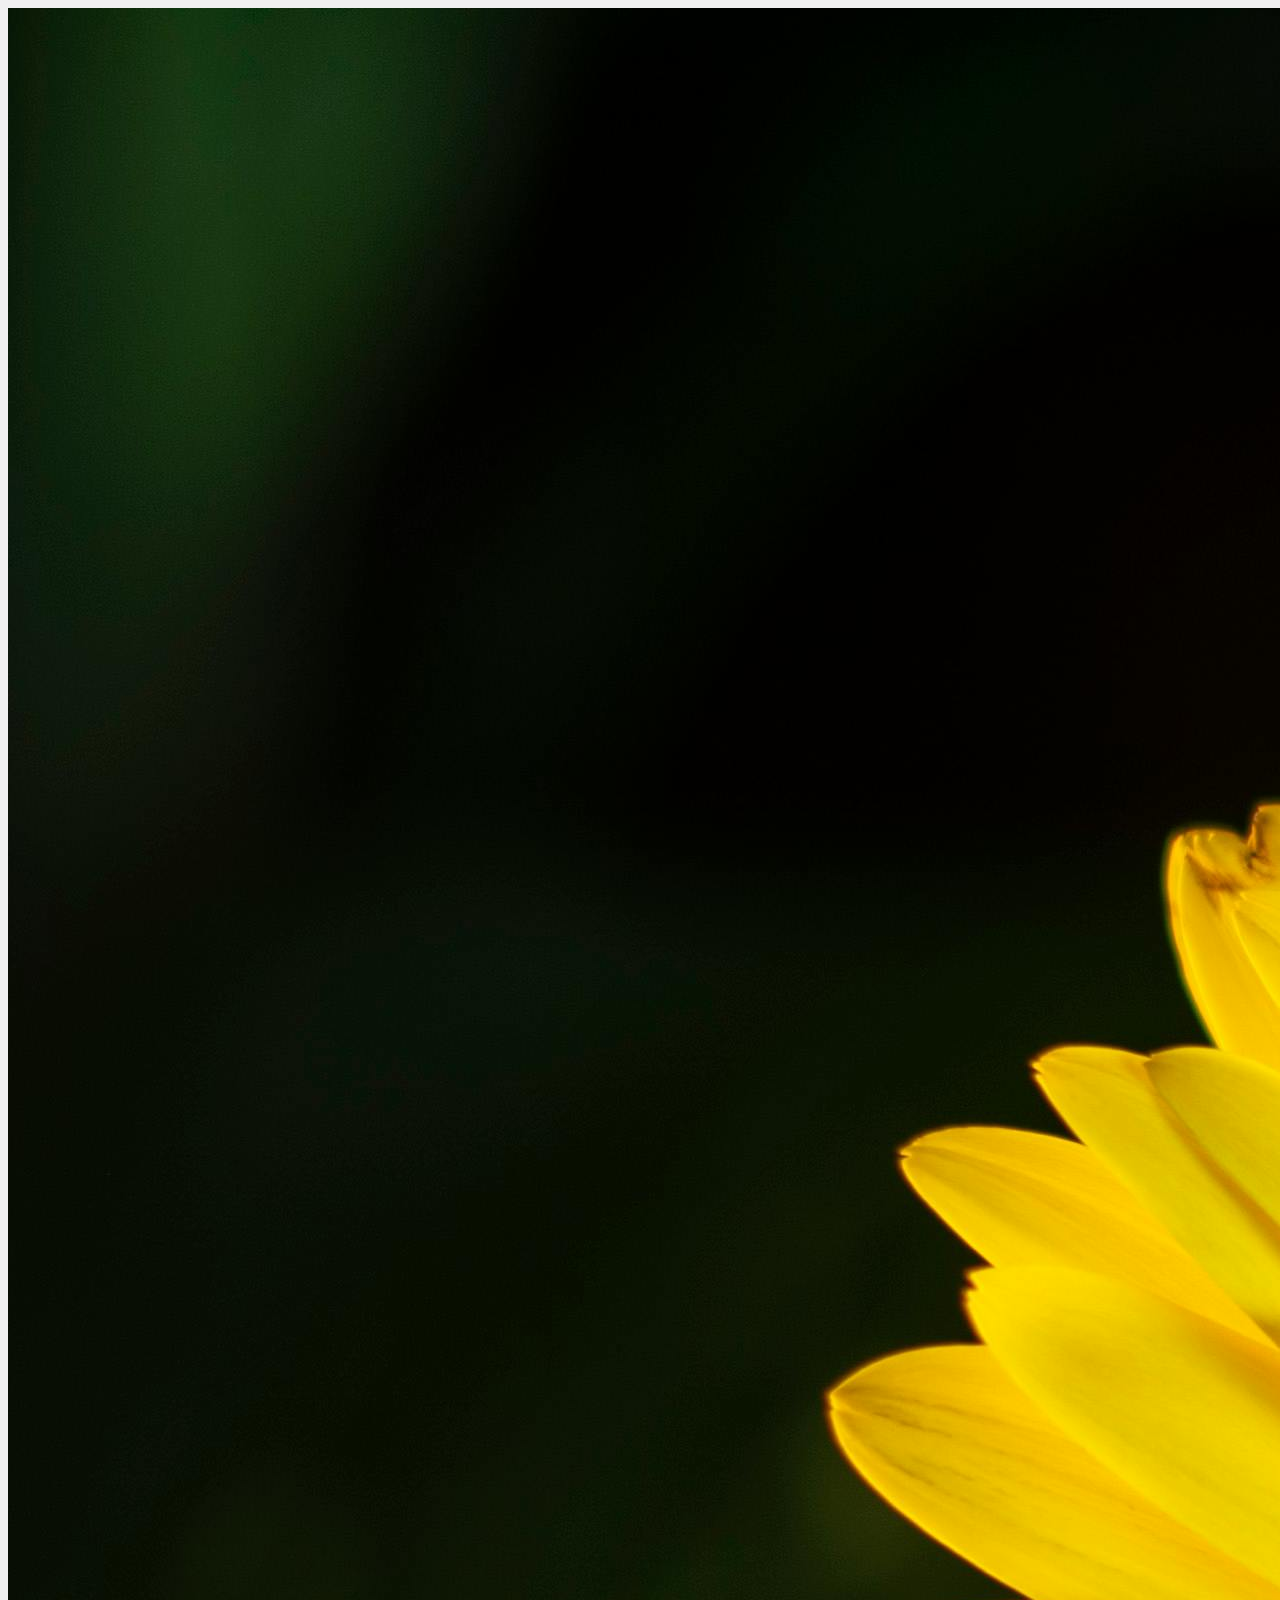
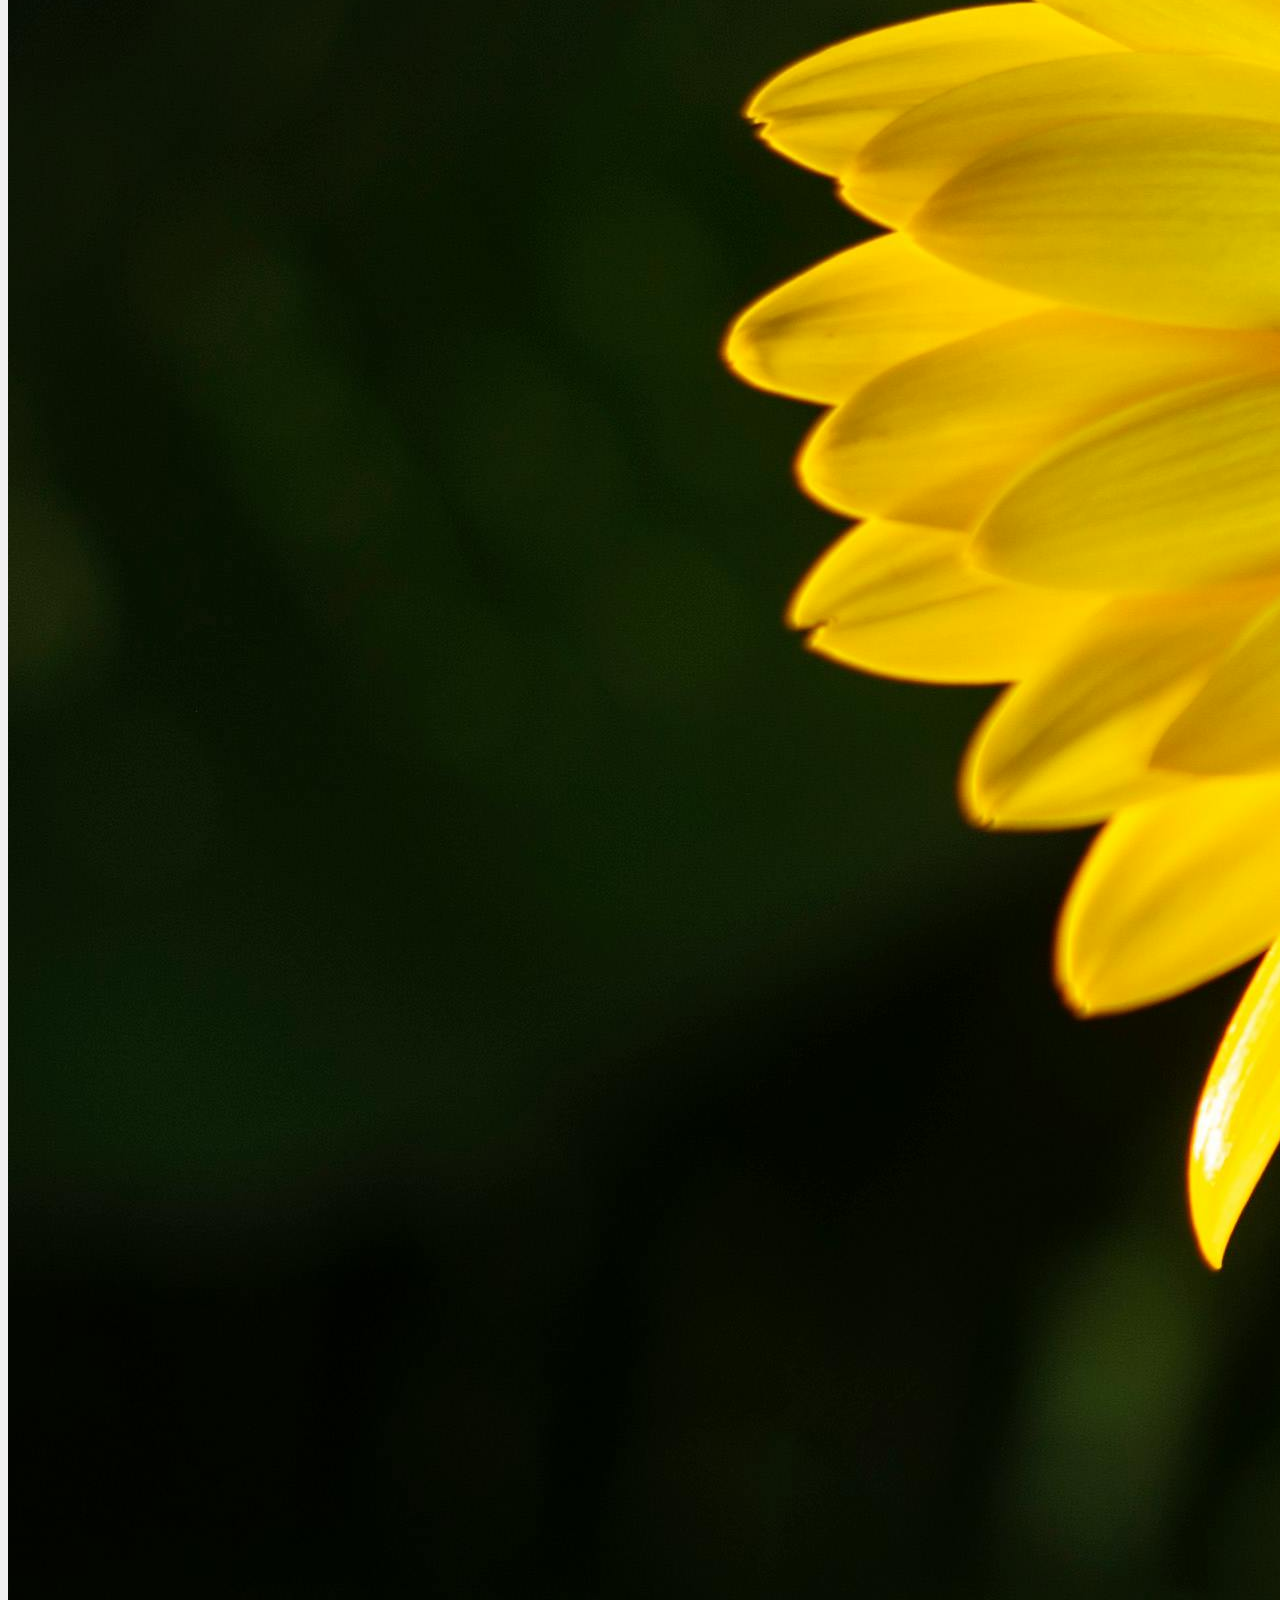
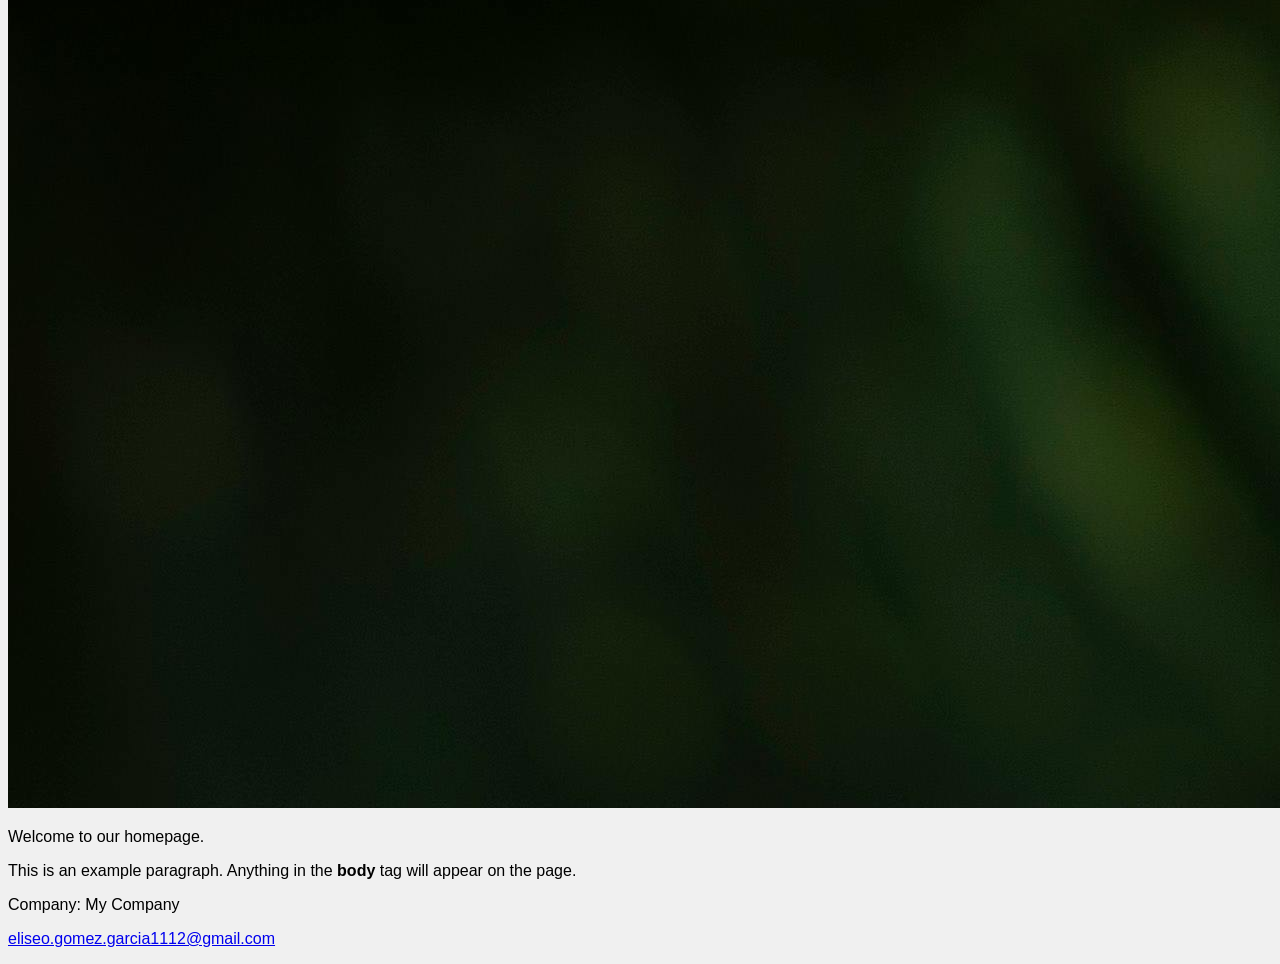
<file: index.html>
<!doctype html>
<html>
<head>
  <title>This is the title of the webpage!</title>
  <link rel="stylesheet" type="text/css" href="styles.css">
  <img src="picture.jpg" alt="Image description">

</head>
<body>
  <p>Welcome to our homepage.</p>
  <p>This is an example paragraph. Anything in the <strong>body</strong> tag will appear on the page.</p>
</body>
<footer>
  <p>Company: My Company</p>
  <p><a href="eliseo.gomez.garcia1112@gmail.com">eliseo.gomez.garcia1112@gmail.com</a></p>
</footer>
</html>
</file>
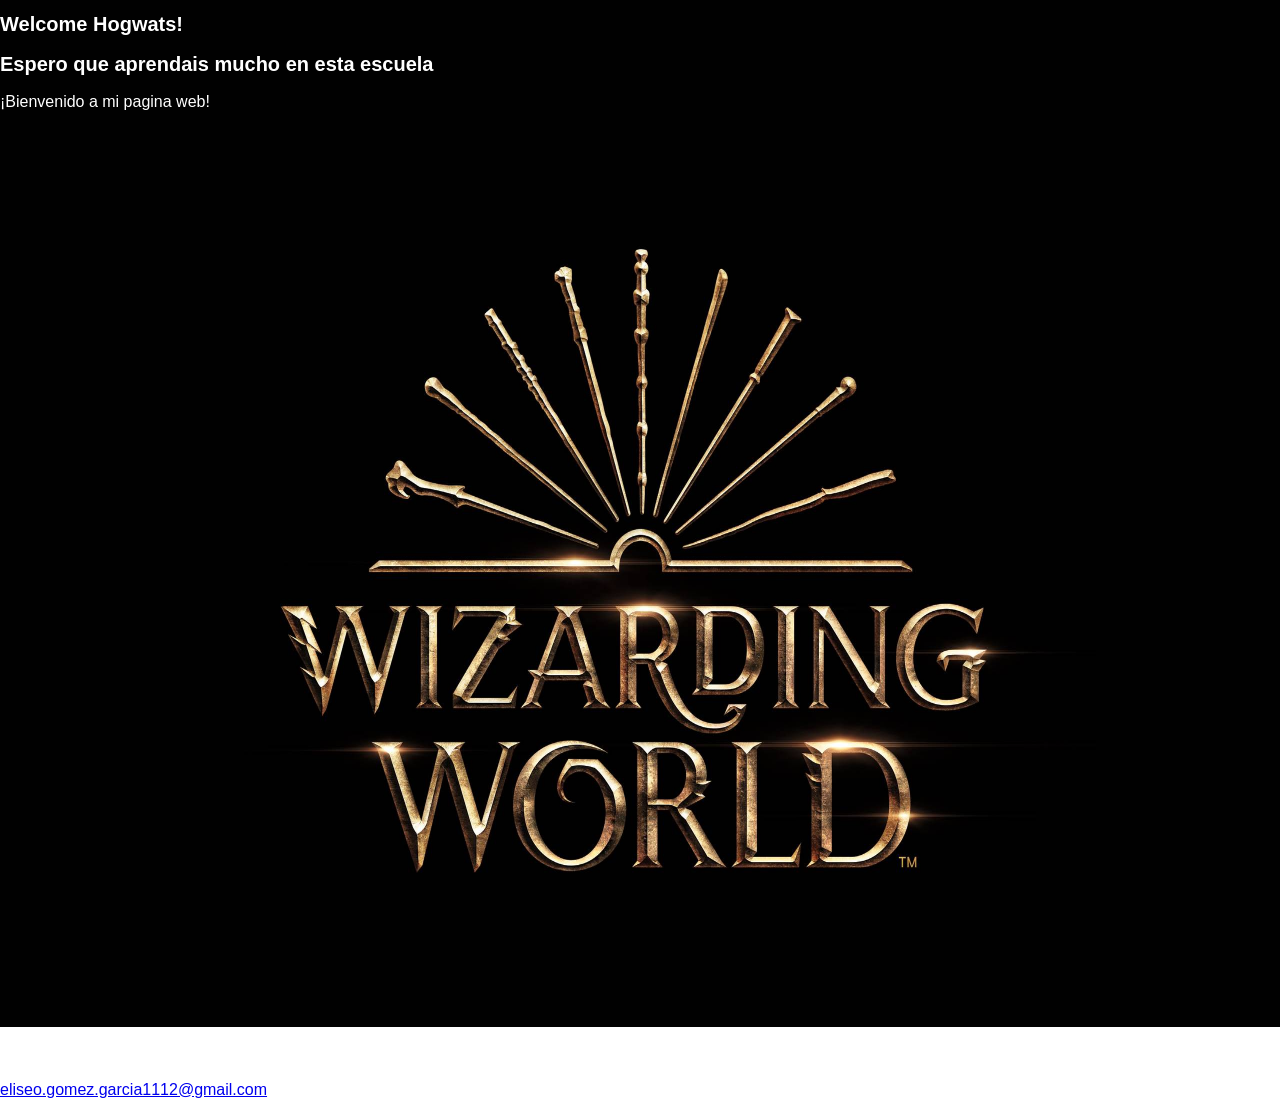
<file: Desktop/Exercise_Unit5_website/index1.html>
<!doctype html>
<html lang="en">
<head>
    <meta charset="UTF-8">
    <meta name="viewport" content="width=device-width, initial-scale=1.0">
    <title>Eliseo's Web</title>
    <link rel="stylesheet" type="text/css" href="styles.css">
</head>
<body>
    <h1>Welcome Hogwats!</h1>
    <h2>Espero que aprendais mucho en esta escuela</h2>
    <p>¡Bienvenido a mi pagina web!</p>
    <img src= "imagenes/Wiz.jpg" alt="Logo Wizaring World">

    <footer>
        <p>Compañía: Hogwarts</p>
        <p><a href="mailto:eliseo.gomez.garcia1112@gmail.com">eliseo.gomez.garcia1112@gmail.com</a></p>
    </footer>
</body>

</html>
</file>
<file: styles.css>
body {
  background-color: #f0f0f0;
  font-family: Arial, sans-serif;
}
</file>
<file: Desktop/Exercise_Unit5_website/styles.css>
html, body {
    font-family: Arial, sans-serif;
    margin: 20px;
    background-image: url('imagenes/Wiz.jpg');
    background-size: cover;        
    background-position: center; 
    background-repeat: no-repeat;   
    height: 100vh;
    width: 100%;                   
    margin: 0; 
}
h1, h2{
    font-size: 20px;
    color: white;
}
p {
    font-size: 16px;
    color:white
}

footer{
    font-size: 16px;
    color:black;
}

img{
    width: 100%;
    background-repeat: no-repeat;
    background-size: contain;        
    background-position: center;
    height: 100vh;
    width: 100%;                   
    margin: 0;
}
</file>
